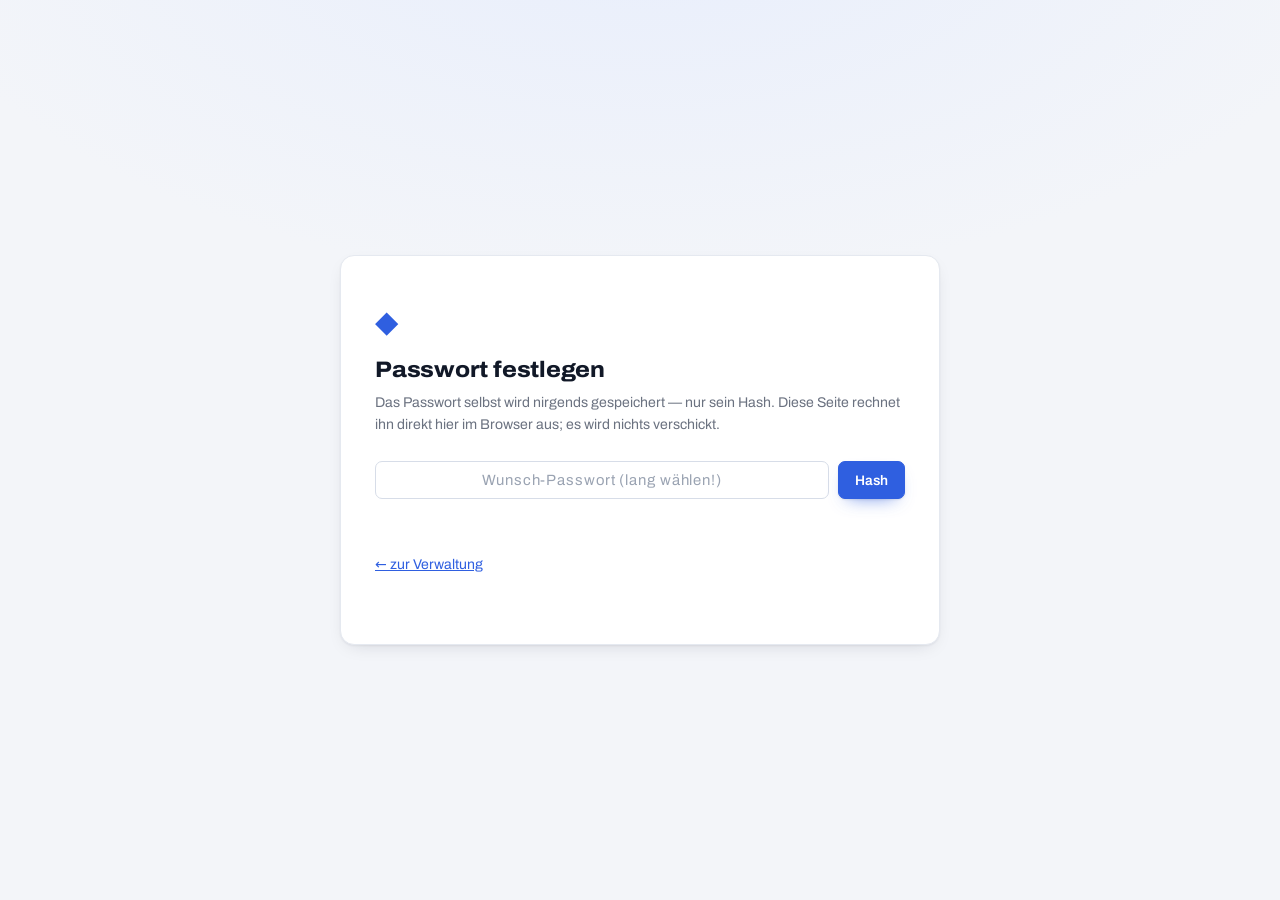
<file: public/passwort.html>
<!DOCTYPE html>
<html lang="de">
<head>
  <meta charset="UTF-8">
  <meta name="viewport" content="width=device-width, initial-scale=1.0">
  <title>Passwort-Hash — Sam Sparking Verwaltung</title>
  <meta name="robots" content="noindex, nofollow">
  <meta name="theme-color" content="#ffffff">
  <meta name="color-scheme" content="light">
  <link rel="stylesheet" href="admin.css">
</head>
<body>
  <div class="login">
    <div class="login-box" style="max-width:600px;text-align:left">
      <span class="brand-mark big">◆</span>
      <h1 style="font-size:1.4rem">Passwort festlegen</h1>
      <p class="muted">
        Das Passwort selbst wird nirgends gespeichert — nur sein Hash. Diese Seite
        rechnet ihn direkt hier im Browser aus; es wird nichts verschickt.
      </p>

      <form id="f" class="login-form" style="margin-top:22px">
        <input id="pw" type="text" placeholder="Wunsch-Passwort (lang wählen!)" autocomplete="off">
        <button class="btn solid" type="submit">Hash</button>
      </form>
      <p id="strength" class="login-msg"></p>

      <div id="out" hidden style="margin-top:22px">
        <p class="field-label">Hash (SHA-256)</p>
        <p class="mono-input" id="hash"
           style="word-break:break-all;border:1px solid var(--line);border-radius:var(--r-sm);padding:11px;background:var(--surface-2)"></p>
        <button class="btn ghost sm" id="copy" type="button">Hash kopieren</button>

        <div class="warn-box" style="margin-top:20px">
          <strong>So einsetzen:</strong><br>
          Firebase Console → Realtime Database → beim Knoten
          <code class="mono-input">samsparking</code> ein Kind
          <code class="mono-input">gate</code> anlegen, darin
          <code class="mono-input">pw</code> mit diesem Hash als Wert.<br><br>
          Danach gilt das neue Passwort sofort — alle bisher angemeldeten Geräte
          müssen sich neu anmelden.
        </div>
      </div>

      <p class="muted" style="margin-top:26px">
        <a href="index.html" style="color:var(--accent)">← zur Verwaltung</a>
      </p>
    </div>
  </div>

  <script>
    const f = document.getElementById("f");
    const pw = document.getElementById("pw");
    const out = document.getElementById("out");
    const hashEl = document.getElementById("hash");
    const strength = document.getElementById("strength");

    async function sha256Hex(text) {
      const buf = await crypto.subtle.digest("SHA-256", new TextEncoder().encode(text));
      return Array.from(new Uint8Array(buf)).map(b => b.toString(16).padStart(2, "0")).join("");
    }

    pw.addEventListener("input", () => {
      const n = pw.value.length;
      strength.textContent = n === 0 ? "" :
        n < 12 ? "Zu kurz — bei einem gemeinsamen Passwort sind 20+ Zeichen sinnvoll." :
        n < 20 ? "Geht, aber länger ist besser (20+ Zeichen)." :
        "Gute Länge.";
      strength.className = "login-msg" + (n && n < 12 ? " err" : "");
    });

    f.addEventListener("submit", async (e) => {
      e.preventDefault();
      if (!pw.value) return;
      if (!crypto.subtle) {
        strength.textContent = "Braucht HTTPS (oder localhost).";
        strength.className = "login-msg err";
        return;
      }
      hashEl.textContent = await sha256Hex("samsparking:" + pw.value);
      out.hidden = false;
    });

    document.getElementById("copy").addEventListener("click", () => {
      navigator.clipboard?.writeText(hashEl.textContent);
      document.getElementById("copy").textContent = "kopiert ✓";
    });
  </script>
</body>
</html>
</file>
<file: public/admin.css>
/* ==========================================================================
   Verwaltung DJ Sam Sparking — Oberfläche
   Helles, ruhiges Arbeitslicht: weisse Karten auf hellem Grund, klare
   Abstände, gut lesbare Beschriftungen. Die Website selbst bleibt dunkel —
   diese Verwaltung ist ein Werkzeug und darf hell und übersichtlich sein.
   ========================================================================== */

/* Schriften lokal (public/fonts) — kein Google-Abruf.
   Die Adressen sind bewusst relativ zu dieser Datei und nicht "/fonts/…":
   so tragen sie auch, wenn die Verwaltung nicht an der Wurzel einer Domain
   liegt, sondern in einem Unterverzeichnis — etwa als /verwaltung/ in der
   Präsentations-Fassung. An der Wurzel ändert sich dadurch nichts. */
@font-face {
  font-family: 'Archivo';
  font-style: normal;
  font-weight: 100 900;
  font-stretch: 62% 125%;
  font-display: swap;
  src: url(fonts/archivo-latin-ext.woff2) format('woff2');
  unicode-range: U+0100-02BA, U+02BD-02C5, U+02C7-02CC, U+02CE-02D7, U+02DD-02FF, U+0304, U+0308, U+0329, U+1D00-1DBF, U+1E00-1E9F, U+1EF2-1EFF, U+2020, U+20A0-20AB, U+20AD-20C0, U+2113, U+2C60-2C7F, U+A720-A7FF;
}
@font-face {
  font-family: 'Archivo';
  font-style: normal;
  font-weight: 100 900;
  font-stretch: 62% 125%;
  font-display: swap;
  src: url(fonts/archivo-latin.woff2) format('woff2');
  unicode-range: U+0000-00FF, U+0131, U+0152-0153, U+02BB-02BC, U+02C6, U+02DA, U+02DC, U+0304, U+0308, U+0329, U+2000-206F, U+20AC, U+2122, U+2191, U+2193, U+2212, U+2215, U+FEFF, U+FFFD;
}
@font-face {
  font-family: 'IBM Plex Mono';
  font-style: normal;
  font-weight: 400;
  font-display: swap;
  src: url(fonts/plexmono-400-latin-ext.woff2) format('woff2');
  unicode-range: U+0100-02BA, U+02BD-02C5, U+02C7-02CC, U+02CE-02D7, U+02DD-02FF, U+0304, U+0308, U+0329, U+1D00-1DBF, U+1E00-1E9F, U+1EF2-1EFF, U+2020, U+20A0-20AB, U+20AD-20C0, U+2113, U+2C60-2C7F, U+A720-A7FF;
}
@font-face {
  font-family: 'IBM Plex Mono';
  font-style: normal;
  font-weight: 400;
  font-display: swap;
  src: url(fonts/plexmono-400-latin.woff2) format('woff2');
  unicode-range: U+0000-00FF, U+0131, U+0152-0153, U+02BB-02BC, U+02C6, U+02DA, U+02DC, U+0304, U+0308, U+0329, U+2000-206F, U+20AC, U+2122, U+2191, U+2193, U+2212, U+2215, U+FEFF, U+FFFD;
}
@font-face {
  font-family: 'IBM Plex Mono';
  font-style: normal;
  font-weight: 500;
  font-display: swap;
  src: url(fonts/plexmono-500-latin-ext.woff2) format('woff2');
  unicode-range: U+0100-02BA, U+02BD-02C5, U+02C7-02CC, U+02CE-02D7, U+02DD-02FF, U+0304, U+0308, U+0329, U+1D00-1DBF, U+1E00-1E9F, U+1EF2-1EFF, U+2020, U+20A0-20AB, U+20AD-20C0, U+2113, U+2C60-2C7F, U+A720-A7FF;
}
@font-face {
  font-family: 'IBM Plex Mono';
  font-style: normal;
  font-weight: 500;
  font-display: swap;
  src: url(fonts/plexmono-500-latin.woff2) format('woff2');
  unicode-range: U+0000-00FF, U+0131, U+0152-0153, U+02BB-02BC, U+02C6, U+02DA, U+02DC, U+0304, U+0308, U+0329, U+2000-206F, U+20AC, U+2122, U+2191, U+2193, U+2212, U+2215, U+FEFF, U+FFFD;
}

/* ------------------------------------------------------------------ token */
:root{
  /* Flächen */
  --bg:#f3f5f9;
  --surface:#ffffff;
  --surface-2:#f8fafc;
  --surface-3:#eef2f8;

  /* Schrift */
  --ink:#111827;
  --ink-2:#374151;
  --dim:#6b7280;
  --dim-2:#9aa3b2;

  /* Linien */
  --line:#e5e9f0;
  --line-2:#d7dde8;
  --line-3:#c3ccdb;

  /* Akzent & Signale */
  --accent:#2f5fe0;
  --accent-hi:#2450cc;
  --accent-soft:#eaf0ff;
  --accent-ring:rgba(47,95,224,.16);
  --ok:#0f8f5b;
  --ok-soft:#e6f6ee;
  --warn:#b45309;
  --warn-soft:#fdf3e3;
  --bad:#d92d20;
  --bad-soft:#fdecea;

  /* Form */
  --r-sm:7px;
  --r:10px;
  --r-lg:14px;
  --r-pill:999px;
  --sh-xs:0 1px 2px rgba(16,24,40,.05);
  --sh-sm:0 1px 3px rgba(16,24,40,.07),0 1px 2px rgba(16,24,40,.04);
  --sh:0 6px 20px -10px rgba(16,24,40,.22),0 1px 2px rgba(16,24,40,.05);
  --sh-lg:0 26px 60px -26px rgba(16,24,40,.35);

  --font-d:'Archivo',system-ui,-apple-system,'Segoe UI',sans-serif;
  --font-m:'IBM Plex Mono',ui-monospace,Menlo,monospace;
  --side:264px;
  --top:64px;

  /* Altnamen, damit vereinzelte Inline-Stile weiter funktionieren */
  --spark:var(--accent);
  --bone:var(--ink);
}

*{margin:0;padding:0;box-sizing:border-box;}
html,body{height:100%;}
body{
  background:var(--bg);color:var(--ink);font-family:var(--font-d);font-size:15px;line-height:1.55;
  -webkit-font-smoothing:antialiased;overflow-x:hidden;
}
::selection{background:var(--accent);color:#fff;}
:focus-visible{outline:2px solid var(--accent);outline-offset:2px;border-radius:4px;}
a{color:inherit;}
h1,h2,h3{line-height:1.2;font-variation-settings:'wdth' 104,'wght' 720;letter-spacing:-.01em;}
h2{font-size:1.65rem;color:var(--ink);}
h3{font-size:1rem;}
.muted{color:var(--dim);font-size:.88rem;}
.mono-input,.mono{font-family:var(--font-m);font-size:.82rem;}
.sr-only{position:absolute;width:1px;height:1px;overflow:hidden;clip:rect(0,0,0,0);}
.brand-mark{color:var(--accent);}
.brand-mark.big{font-size:1.9rem;display:block;margin-bottom:12px;}
[hidden]{display:none!important;}
hr{border:0;border-top:1px solid var(--line);margin:18px 0;}

/* ------------------------------------------------------------------ login */
.login{min-height:100vh;display:flex;align-items:center;justify-content:center;padding:24px;
  background:radial-gradient(1200px 600px at 50% -10%,#e8eefc 0%,var(--bg) 62%);}
.login-box{
  max-width:430px;width:100%;text-align:center;border:1px solid var(--line);
  background:var(--surface);padding:42px 34px;border-radius:var(--r-lg);box-shadow:var(--sh);
}
.login-box h1{font-size:1.9rem;font-variation-settings:'wdth' 108,'wght' 780;}
.login-box p{margin:8px 0 26px;}
.login-form{display:flex;gap:9px;}
.login-form input{flex:1;min-width:0;text-align:center;letter-spacing:.06em;}
.login-form .btn{flex:0 0 auto;}
.login-msg{min-height:1.3em;margin:12px 0 0!important;font-size:.82rem;color:var(--dim);}
.login-msg.err{color:var(--bad);}
.login-box code{font-family:var(--font-m);font-size:.8rem;color:var(--ink);}

/* ------------------------------------------------------------------ rahmen */
.shell{min-height:100vh;display:flex;flex-direction:column;}
.topbar{
  height:var(--top);flex:0 0 auto;display:flex;align-items:center;gap:14px;
  padding:0 18px;border-bottom:1px solid var(--line);background:rgba(255,255,255,.9);
  backdrop-filter:saturate(1.4) blur(8px);position:sticky;top:0;z-index:40;
}
.brand{
  font-variation-settings:'wdth' 106,'wght' 720;font-size:.98rem;letter-spacing:-.01em;
  display:flex;gap:9px;align-items:center;color:var(--ink);
}
.demo-chip{
  font-family:var(--font-m);font-size:.62rem;letter-spacing:.08em;text-transform:uppercase;
  background:var(--warn-soft);color:var(--warn);border:1px solid #f0dcbb;
  padding:2px 8px;border-radius:var(--r-pill);white-space:nowrap;
}
.topbar-state{
  display:flex;align-items:center;gap:8px;margin-left:6px;
  background:var(--surface-3);border:1px solid var(--line);border-radius:var(--r-pill);
  padding:5px 12px 5px 10px;
}
.topbar-state .muted{font-size:.78rem;color:var(--ink-2);}
.topbar-actions{margin-left:auto;display:flex;gap:8px;align-items:center;}
.dot{width:8px;height:8px;border-radius:50%;background:var(--ok);flex:0 0 auto;
  box-shadow:0 0 0 3px var(--ok-soft);}
.dot.warn{background:var(--warn);box-shadow:0 0 0 3px var(--warn-soft);}
.body{flex:1;display:flex;min-height:0;}

/* -------------------------------------------------------------- navigation */
.nav{
  width:var(--side);flex:0 0 var(--side);border-right:1px solid var(--line);
  background:var(--surface);padding:14px 12px 40px;overflow-y:auto;
  position:sticky;top:var(--top);height:calc(100vh - var(--top));
}
.nav-group{
  display:block;padding:16px 10px 6px;font-size:.7rem;font-variation-settings:'wght' 660;
  letter-spacing:.1em;text-transform:uppercase;color:var(--dim-2);
}
.nav-item{
  display:flex;width:100%;align-items:center;gap:10px;
  background:none;border:0;color:var(--ink-2);border-radius:var(--r);
  font-family:inherit;font-size:.92rem;text-align:left;padding:9px 11px;cursor:pointer;
  transition:background .14s,color .14s;
}
.nav-label{flex:1;min-width:0;overflow:hidden;text-overflow:ellipsis;white-space:nowrap;}
.nav-icon{width:17px;height:17px;flex:0 0 auto;color:var(--dim-2);transition:color .14s;}
.nav-icon svg{display:block;width:100%;height:100%;}
.nav-item:hover{background:var(--surface-3);color:var(--ink);}
.nav-item:hover .nav-icon{color:var(--dim);}
.nav-item.on{background:var(--accent-soft);color:var(--accent-hi);font-variation-settings:'wght' 640;}
.nav-item.on .nav-icon{color:var(--accent);}
.nav-badge{
  background:var(--accent);color:#fff;font-family:var(--font-m);font-size:.64rem;
  padding:1px 7px;border-radius:var(--r-pill);flex:0 0 auto;
}
.tool.burger{display:none;}

.main{flex:1;min-width:0;overflow-x:hidden;padding:28px clamp(16px,3vw,44px) 96px;}
.view{max-width:980px;}
.view-head{display:flex;justify-content:space-between;align-items:flex-end;gap:20px;margin-bottom:22px;}
.view-head .muted{margin-top:4px;max-width:70ch;}

/* Ansichtswechsel: kurz einblenden statt hart umschalten */
.view{animation:view-in .22s cubic-bezier(.22,.8,.28,1) both;}
.view.view-enter{opacity:0;transform:translateY(6px);}
@keyframes view-in{from{opacity:0;transform:translateY(6px)}to{opacity:1;transform:none}}

/* ------------------------------------------------------------------ knöpfe */
.btn{
  display:inline-flex;align-items:center;justify-content:center;gap:7px;
  font-family:var(--font-d);font-size:.86rem;font-variation-settings:'wght' 600;
  padding:9px 16px;border:1px solid var(--line-2);border-radius:var(--r-sm);
  background:var(--surface);color:var(--ink);box-shadow:var(--sh-xs);
  cursor:pointer;transition:background .14s,border-color .14s,color .14s,box-shadow .14s;
  text-decoration:none;white-space:nowrap;
}
.btn:hover{background:var(--surface-3);border-color:var(--line-3);}
.btn.solid{
  background:var(--accent);border-color:var(--accent);color:#fff;
  box-shadow:0 1px 2px rgba(16,24,40,.08),0 8px 18px -10px rgba(47,95,224,.75);
}
.btn.solid:hover{background:var(--accent-hi);border-color:var(--accent-hi);}
.btn.ghost{background:transparent;box-shadow:none;}
.btn.ghost:hover{background:var(--surface-3);}
.btn.danger{background:var(--surface);border-color:#f0c6c2;color:var(--bad);box-shadow:none;}
.btn.danger:hover{background:var(--bad);border-color:var(--bad);color:#fff;}
.btn.sm{padding:6px 11px;font-size:.79rem;}
.btn:disabled{opacity:.45;cursor:not-allowed;box-shadow:none;}
.btn.on{border-color:var(--ok);color:var(--ok);background:var(--ok-soft);}
.btn.add{margin-top:8px;}
.add-row{display:flex;gap:8px;flex-wrap:wrap;margin-top:10px;}
.link{background:none;border:0;color:var(--accent);cursor:pointer;font:inherit;
  font-variation-settings:'wght' 600;text-decoration:underline;text-underline-offset:2px;padding:0;}
.link:hover{color:var(--accent-hi);}
.tool{
  background:var(--surface);border:1px solid var(--line-2);color:var(--dim);cursor:pointer;
  width:32px;height:32px;line-height:1;font-size:.85rem;flex:0 0 auto;border-radius:var(--r-sm);
  display:inline-flex;align-items:center;justify-content:center;
  transition:background .14s,color .14s,border-color .14s;
}
.tool:hover{color:var(--ink);border-color:var(--line-3);background:var(--surface-3);}
.tool.danger:hover{color:#fff;background:var(--bad);border-color:var(--bad);}
.row-tools{display:flex;gap:6px;flex:0 0 auto;}

/* ------------------------------------------------------------------ gruppen */
.group{
  border:1px solid var(--line);background:var(--surface);border-radius:var(--r-lg);
  padding:20px 22px;margin-bottom:16px;box-shadow:var(--sh-sm);
}
.group.basics{padding:16px 22px;}
.group-title{
  font-size:.98rem;font-variation-settings:'wght' 700;letter-spacing:-.01em;
  color:var(--ink);margin-bottom:14px;display:flex;align-items:center;gap:9px;
}
.group-title::before{
  content:"";width:3px;height:15px;border-radius:2px;background:var(--accent);flex:0 0 auto;
}
.group-hint{color:var(--dim);font-size:.86rem;margin:-8px 0 16px 12px;}
.group-body{display:grid;gap:16px;}
/* Gruppen, die ihre Felder direkt enthalten (Einstellungen) */
.group>.field+.field,.group>.field+.btn,.group>.kv+.field-hint{margin-top:16px;}
.group-body.cols-2{grid-template-columns:1fr 1fr;}
@media(max-width:760px){.group-body.cols-2{grid-template-columns:1fr;}}

/* ------------------------------------------------------------------ felder */
.field{display:flex;flex-direction:column;gap:6px;min-width:0;}
.field-label{
  font-size:.8rem;font-variation-settings:'wght' 620;color:var(--ink-2);letter-spacing:0;
}
.field-hint{font-size:.81rem;color:var(--dim);line-height:1.5;}
input[type=text],input[type=email],input[type=password],input[type=date],input[type=number],textarea,select{
  background:var(--surface);border:1px solid var(--line-2);color:var(--ink);
  font-family:var(--font-d);font-size:.93rem;padding:10px 12px;width:100%;
  border-radius:var(--r-sm);transition:border-color .14s,box-shadow .14s;
}
input::placeholder,textarea::placeholder{color:var(--dim-2);}
input.mono-input,textarea.mono-input{font-family:var(--font-m);font-size:.82rem;}
input:hover,textarea:hover,select:hover{border-color:var(--line-3);}
input:focus,textarea:focus,select:focus{
  border-color:var(--accent);outline:none;box-shadow:0 0 0 3px var(--accent-ring);
}
textarea{resize:vertical;line-height:1.55;}
select{
  appearance:none;padding-right:34px;cursor:pointer;
  background-image:url("data:image/svg+xml,%3Csvg xmlns='http://www.w3.org/2000/svg' width='12' height='8' viewBox='0 0 12 8'%3E%3Cpath d='M1 1.5 6 6.5 11 1.5' fill='none' stroke='%236b7280' stroke-width='1.6' stroke-linecap='round' stroke-linejoin='round'/%3E%3C/svg%3E");
  background-repeat:no-repeat;background-position:right 12px center;
}
.check{display:flex;align-items:center;gap:10px;cursor:pointer;font-size:.92rem;color:var(--ink-2);}
.check input{width:17px;height:17px;accent-color:var(--accent);flex:0 0 auto;cursor:pointer;}
.field-check{flex-direction:column;}
.color-row{display:flex;gap:10px;align-items:center;}
.color-row input[type=color]{
  width:46px;height:40px;padding:3px;background:var(--surface);border:1px solid var(--line-2);
  border-radius:var(--r-sm);cursor:pointer;flex:0 0 auto;
}
.field.sub .field-label{font-size:.75rem;color:var(--dim);}
.field.inline{flex:1;min-width:130px;}

/* ------------------------------------------------------- bild- und videofeld
   Anklicken heisst austauschen: die Vorschau selbst ist der Knopf und öffnet
   die Medienbibliothek. Ist noch nichts gesetzt, steht dort ein grosses „+“. */
.img-field{gap:9px;}
.media-pick{
  position:relative;display:block;width:100%;padding:0;border:1px solid var(--line-2);
  border-radius:var(--r);background:var(--surface-3);overflow:hidden;cursor:pointer;
  aspect-ratio:16/9;max-height:230px;transition:border-color .14s,box-shadow .14s;
}
.media-pick:hover{border-color:var(--accent);box-shadow:var(--sh);}
.media-pick img,.media-pick video{width:100%;height:100%;object-fit:cover;display:block;}
.media-pick.empty{
  display:flex;align-items:center;justify-content:center;flex-direction:column;gap:8px;
  border-style:dashed;color:var(--accent);aspect-ratio:auto;min-height:130px;background:var(--surface-2);
}
.media-pick.empty:hover{background:var(--accent-soft);}
.media-empty-plus{
  width:34px;height:34px;border-radius:50%;background:var(--accent);color:#fff;
  display:inline-flex;align-items:center;justify-content:center;font-size:1.35rem;line-height:1;
}
.media-empty-text{font-size:.9rem;font-variation-settings:'wght' 620;}
.media-overlay{
  position:absolute;left:0;right:0;bottom:0;display:flex;align-items:center;gap:7px;
  padding:9px 12px;background:linear-gradient(to top,rgba(17,24,39,.82),rgba(17,24,39,0));
  color:#fff;font-size:.82rem;font-variation-settings:'wght' 620;opacity:0;transition:opacity .16s;
}
.media-pick:hover .media-overlay,.media-pick:focus-visible .media-overlay{opacity:1;}
.media-kind{
  position:absolute;left:10px;top:10px;background:rgba(17,24,39,.78);color:#fff;
  border-radius:var(--r-pill);padding:2px 10px;font-family:var(--font-m);
  font-size:.6rem;letter-spacing:.08em;text-transform:uppercase;
}
.media-actions{display:flex;gap:14px;align-items:center;flex-wrap:wrap;}
.media-manual{display:flex;flex-direction:column;gap:6px;}
.img-empty{font-family:var(--font-m);font-size:.62rem;color:var(--dim-2);text-transform:uppercase;letter-spacing:.08em;}
/* Bild nicht ladbar: Hinweis mittig in die Fläche, die Fläche bleibt klickbar */
.media-pick .img-empty{position:absolute;inset:0;display:flex;align-items:center;justify-content:center;}

/* „+“-Fläche: der immer gleiche Weg, etwas Neues anzulegen. */
.add-tile{
  display:flex;align-items:center;justify-content:center;gap:10px;width:100%;
  padding:13px 16px;border:1.5px dashed var(--line-3);border-radius:var(--r);
  background:var(--surface-2);color:var(--accent);font-family:var(--font-d);font-size:.9rem;
  font-variation-settings:'wght' 620;cursor:pointer;transition:border-color .14s,background .14s;
}
.add-tile:hover{border-color:var(--accent);background:var(--accent-soft);}
.add-tile .plus{
  width:23px;height:23px;border-radius:50%;background:var(--accent);color:#fff;
  display:inline-flex;align-items:center;justify-content:center;font-size:1.05rem;line-height:1;flex:0 0 auto;
}
.add-tile.sm{padding:10px 14px;font-size:.85rem;}
.add-tile.sm .plus{width:20px;height:20px;font-size:.9rem;}

/* ------------------------------------------------------------------ listen */
.list{display:flex;flex-direction:column;gap:9px;}
.list-row{display:flex;gap:10px;align-items:flex-start;}
.list-idx{
  font-family:var(--font-m);font-size:.7rem;color:var(--dim);padding-top:12px;flex:0 0 auto;
}
.cards{display:flex;flex-direction:column;gap:11px;}
.card{border:1px solid var(--line);background:var(--surface);border-radius:var(--r);overflow:hidden;}
.card-head{
  display:flex;align-items:center;gap:12px;justify-content:space-between;
  padding:10px 13px;border-bottom:1px solid var(--line);background:var(--surface-2);
}
.card-title{
  font-size:.88rem;font-variation-settings:'wght' 640;color:var(--ink);
  overflow:hidden;text-overflow:ellipsis;white-space:nowrap;
}
.card-body{padding:15px 13px;display:grid;grid-template-columns:1fr 1fr;gap:14px;}
.card-body>.field:only-child,.card-body>.img-field{grid-column:1/-1;}
@media(max-width:760px){.card-body{grid-template-columns:1fr;}}
.empty{color:var(--dim);font-size:.88rem;padding:16px 0;}

/* Seiten-Auswahl */
.picker{display:flex;flex-direction:column;gap:7px;}
.pick-row{
  display:flex;align-items:center;gap:12px;border:1px solid var(--line);
  background:var(--surface);padding:10px 12px;border-radius:var(--r);
  transition:border-color .14s,box-shadow .14s;
}
.pick-row:hover{border-color:var(--line-3);}
.pick-row.on{border-color:#d3ddf8;background:linear-gradient(90deg,var(--accent-soft),var(--surface) 34%);}
.pick-row.on .pick-num{color:var(--accent);}
.pick-num{font-family:var(--font-m);font-size:.7rem;color:var(--dim);}
.pick-row .row-tools{margin-left:auto;}
.pick-add{display:flex;flex-wrap:wrap;gap:8px;align-items:center;margin-top:8px;}

/* ------------------------------------------------------------------ layout */
.layout-list{display:flex;flex-direction:column;gap:7px;}
.layout-row{
  display:grid;grid-template-columns:34px 1fr 120px 120px auto;gap:12px;align-items:center;
  border:1px solid var(--line);background:var(--surface);padding:10px 13px;border-radius:var(--r);
  transition:border-color .14s;
}
.layout-row:hover{border-color:var(--line-3);}
.layout-row.off{opacity:.55;background:var(--surface-2);}
.layout-num{font-family:var(--font-m);font-size:.72rem;color:var(--dim);}
.layout-name{font-size:.95rem;font-variation-settings:'wght' 580;}
.layout-key{color:var(--dim);font-family:var(--font-m);font-size:.76rem;}
@media(max-width:760px){.layout-row{grid-template-columns:30px 1fr auto;}.layout-key{display:none;}}
.label-row{
  display:flex;gap:12px;align-items:flex-end;flex-wrap:wrap;padding:12px 0;
  border-bottom:1px solid var(--line);
}
.label-row:last-child{border-bottom:0;}
.label-key{font-family:var(--font-m);font-size:.72rem;color:var(--dim);min-width:96px;padding-bottom:11px;}

/* ------------------------------------------------------------------ zahlen */
.stats{display:grid;grid-template-columns:repeat(auto-fit,minmax(200px,1fr));gap:12px;margin-bottom:18px;}
.stat{
  border:1px solid var(--line);background:var(--surface);border-radius:var(--r-lg);
  padding:16px 17px;display:flex;flex-direction:column;gap:4px;box-shadow:var(--sh-sm);
  position:relative;overflow:hidden;
}
.stat::before{content:"";position:absolute;left:0;top:0;bottom:0;width:3px;background:transparent;}
.stat.ok::before{background:var(--ok);}
.stat.warn::before{background:var(--warn);}
.stat-label{font-size:.76rem;font-variation-settings:'wght' 600;letter-spacing:.02em;color:var(--dim);}
.stat-value{font-size:1.55rem;font-variation-settings:'wdth' 104,'wght' 760;line-height:1.2;color:var(--ink);}
.stat-note{font-size:.8rem;color:var(--dim);}
.quick{display:flex;gap:9px;flex-wrap:wrap;margin-bottom:20px;}

.check-list{
  border:1px solid var(--line);background:var(--surface);border-radius:var(--r-lg);
  padding:20px 22px;margin-bottom:16px;box-shadow:var(--sh-sm);
}
.check-item{
  display:flex;gap:11px;align-items:center;padding:9px 0;font-size:.91rem;
  border-bottom:1px solid var(--line);
}
.check-item:last-child{border-bottom:0;}
.check-item .link{margin-left:auto;flex:0 0 auto;}
.check-dot{
  width:20px;height:20px;flex:0 0 auto;display:flex;align-items:center;justify-content:center;
  font-size:.68rem;border-radius:50%;font-variation-settings:'wght' 700;
}
.check-item.ok .check-dot{background:var(--ok-soft);color:var(--ok);}
.check-item.todo .check-dot{background:var(--warn-soft);color:var(--warn);}
.check-item.todo{color:var(--ink);}
.check-item.ok{color:var(--dim);}

.counters{display:grid;grid-template-columns:1fr 1fr;gap:11px;}
.counter{
  border:1px solid var(--line);background:var(--surface);padding:12px 14px;border-radius:var(--r);
  display:flex;flex-direction:column;gap:2px;position:relative;overflow:hidden;
}
.counter::before{content:"";position:absolute;left:0;top:0;bottom:0;width:3px;background:transparent;}
.counter.ok::before{background:var(--ok);}
.counter.low::before{background:var(--warn);}
.counter.high::before{background:var(--bad);}
.counter-label,.counter-note{font-size:.74rem;letter-spacing:.02em;color:var(--dim);}
@media(max-width:600px){.counters{grid-template-columns:1fr;}}

/* ------------------------------------------------------------------ medien */
.drop{
  border:1.5px dashed var(--line-3);background:var(--surface-2);padding:28px;text-align:center;
  cursor:pointer;display:flex;flex-direction:column;gap:5px;border-radius:var(--r-lg);
  transition:border-color .14s,background .14s;margin-bottom:14px;
}
.drop:hover,.drop.over{border-color:var(--accent);background:var(--accent-soft);}
.drop strong{font-size:.98rem;font-variation-settings:'wght' 640;}
.drop span{font-size:.83rem;color:var(--dim);}
.uploads{display:flex;flex-direction:column;gap:8px;margin-bottom:14px;}
.upl{display:grid;grid-template-columns:1fr 140px 44px;gap:12px;align-items:center;font-size:.84rem;}
.upl-name{overflow:hidden;text-overflow:ellipsis;white-space:nowrap;color:var(--ink-2);}
.upl-bar{height:6px;background:var(--surface-3);border-radius:var(--r-pill);overflow:hidden;}
.upl-fill{height:100%;background:var(--accent);transition:width .2s;border-radius:var(--r-pill);}
.upl-pct{font-family:var(--font-m);font-size:.72rem;color:var(--dim);text-align:right;}

/* Tabs im Medien-Dialog: Bilder | Videos | Alle. Vorher filterte der Dialog
   still nach dem Feld, aus dem er kam — hochgeladene Videos waren in einem
   Bildfeld unsichtbar. */
.pick-tabs{display:flex;gap:4px;margin:14px 0 10px;border-bottom:1px solid var(--line,#e3e5ea);}
.pick-tab{
  display:inline-flex;align-items:center;gap:7px;padding:8px 14px;border:0;
  background:none;cursor:pointer;font:inherit;font-size:.86rem;color:var(--ink-2,#555);
  border-bottom:2px solid transparent;margin-bottom:-1px;
}
.pick-tab:hover{color:var(--ink,#111);}
.pick-tab.on{color:var(--accent,#2e6bff);border-bottom-color:var(--accent,#2e6bff);font-weight:600;}
.pick-tab-n{
  font-family:var(--font-m);font-size:.68rem;padding:1px 6px;border-radius:var(--r-pill,99px);
  background:var(--surface-3,#eef0f4);color:var(--dim,#777);
}
.pick-tab.on .pick-tab-n{background:var(--accent,#2e6bff);color:#fff;}
/* Gescheiterter Upload: Fehlertext plus Wiederholen statt einer Leiste auf 0 %. */
.upl.err{grid-template-columns:1fr auto auto auto;}
.upl-fehler{font-size:.78rem;color:var(--danger,#b42318);overflow:hidden;text-overflow:ellipsis;white-space:nowrap;}

.grid{display:grid;grid-template-columns:repeat(auto-fill,minmax(214px,1fr));gap:13px;}
.tile{
  border:1px solid var(--line);background:var(--surface);border-radius:var(--r);
  display:flex;flex-direction:column;text-align:left;color:inherit;overflow:hidden;
  box-shadow:var(--sh-xs);transition:border-color .14s,box-shadow .14s,transform .14s;
}
.tile.pick{cursor:pointer;padding:0;font:inherit;}
.tile.pick:hover{border-color:var(--accent);box-shadow:var(--sh);transform:translateY(-1px);}
.tile.chosen{border-color:var(--accent);box-shadow:0 0 0 3px var(--accent-ring);}
.tile-img{aspect-ratio:4/3;background:var(--surface-3);overflow:hidden;position:relative;}
.tile-img img,.tile-img video{width:100%;height:100%;object-fit:cover;display:block;}
.play-badge{
  position:absolute;left:8px;bottom:8px;font-family:var(--font-m);font-size:.6rem;
  letter-spacing:.06em;text-transform:uppercase;background:rgba(17,24,39,.78);color:#fff;
  padding:3px 8px;border-radius:var(--r-pill);pointer-events:none;
}
.tile-body{padding:10px 12px;display:flex;flex-direction:column;gap:2px;min-width:0;}
.tile-name{font-size:.85rem;overflow:hidden;text-overflow:ellipsis;white-space:nowrap;color:var(--ink);}
.tile-meta{font-family:var(--font-m);font-size:.68rem;color:var(--dim);}
.tag{
  align-self:flex-start;margin-top:5px;font-size:.68rem;font-variation-settings:'wght' 600;
  color:var(--accent-hi);background:var(--accent-soft);padding:1px 9px;border-radius:var(--r-pill);
}
.tag.off{color:var(--dim);background:var(--surface-3);}
.tile-foot{padding:0 12px 12px;display:flex;flex-direction:column;gap:8px;}
.tile-actions{display:flex;gap:6px;flex-wrap:wrap;}

/* ---------------------------------------------------------------- anfragen */
.tabs{
  display:flex;gap:4px;flex-wrap:wrap;margin-bottom:16px;background:var(--surface-3);
  padding:4px;border-radius:var(--r);align-self:flex-start;width:fit-content;max-width:100%;
}
.tab{
  background:transparent;border:0;color:var(--dim);cursor:pointer;border-radius:var(--r-sm);
  font-family:var(--font-d);font-size:.84rem;font-variation-settings:'wght' 580;
  padding:7px 14px;transition:background .14s,color .14s;
}
.tab:hover{color:var(--ink);}
.tab.on{background:var(--surface);color:var(--ink);box-shadow:var(--sh-xs);font-variation-settings:'wght' 640;}
.inq-list{display:flex;flex-direction:column;gap:11px;}
.inq{
  border:1px solid var(--line);background:var(--surface);padding:16px 18px;
  border-radius:var(--r-lg);box-shadow:var(--sh-sm);position:relative;overflow:hidden;
}
.inq::before{content:"";position:absolute;left:0;top:0;bottom:0;width:3px;background:transparent;}
.inq.status-new::before{background:var(--accent);}
.inq.status-confirmed::before{background:var(--ok);}
.inq.status-declined{opacity:.72;}
.inq.status-declined::before{background:var(--line-3);}
.inq.status-open::before{background:var(--warn);}
.inq-head{display:flex;justify-content:space-between;gap:14px;flex-wrap:wrap;align-items:flex-start;}
.inq-name{display:block;font-size:1.05rem;font-variation-settings:'wght' 660;}
.inq-mail{font-family:var(--font-m);font-size:.78rem;color:var(--accent);text-decoration:none;}
.inq-mail:hover{text-decoration:underline;}
.inq-when{display:flex;flex-direction:column;align-items:flex-end;gap:5px;}
.badge{
  font-size:.7rem;font-variation-settings:'wght' 620;letter-spacing:.02em;
  padding:2px 9px;border-radius:var(--r-pill);border:1px solid var(--line);
  color:var(--dim);background:var(--surface-2);white-space:nowrap;
}
.badge.b-new{border-color:#c9d8fb;color:var(--accent-hi);background:var(--accent-soft);}
.badge.b-confirmed{border-color:#bfe5d2;color:var(--ok);background:var(--ok-soft);}
.badge.b-open{border-color:#f0dcbb;color:var(--warn);background:var(--warn-soft);}
.inq-meta{display:grid;grid-template-columns:auto 1fr;gap:4px 16px;margin:13px 0;font-size:.88rem;}
.inq-meta dt{font-size:.76rem;font-variation-settings:'wght' 600;color:var(--dim);padding-top:2px;}
.inq-msg{
  white-space:pre-wrap;border-left:3px solid var(--line-2);background:var(--surface-2);
  padding:10px 14px;margin:13px 0;font-size:.93rem;border-radius:0 var(--r-sm) var(--r-sm) 0;
}
.inq-foot{display:flex;gap:9px;align-items:center;flex-wrap:wrap;}
.inq-foot select{width:auto;min-width:160px;}
.mini-inq{
  display:grid;grid-template-columns:1fr 1fr auto;gap:12px;align-items:baseline;
  border:1px solid var(--line);padding:12px 14px;cursor:pointer;border-radius:var(--r);
  background:var(--surface);transition:border-color .14s,background .14s;
}
.mini-inq:hover{border-color:var(--accent);background:var(--accent-soft);}

/* -------------------------------------------------------------- verlauf */
.versions{display:flex;flex-direction:column;}
.ver-row{
  display:flex;gap:12px;align-items:center;border-bottom:1px solid var(--line);
  padding:11px 0;font-size:.9rem;
}
.ver-row:last-child{border-bottom:0;}
.ver-when{font-family:var(--font-m);font-size:.78rem;min-width:160px;color:var(--ink-2);}
.ver-row .btn{margin-left:auto;}
.kv{display:grid;grid-template-columns:auto 1fr;gap:8px 18px;font-size:.88rem;}
.kv dt{font-size:.76rem;font-variation-settings:'wght' 600;color:var(--dim);padding-top:2px;}
.kv dd{word-break:break-all;color:var(--ink-2);}
.warn-box{
  border:1px solid #f0dcbb;border-left:3px solid var(--warn);background:var(--warn-soft);
  padding:13px 15px;font-size:.87rem;margin-top:12px;color:#7c4a12;
  border-radius:0 var(--r-sm) var(--r-sm) 0;
}
.warn-box code{font-family:var(--font-m);font-size:.82rem;}
.danger-zone{border-color:#f0c6c2;background:linear-gradient(180deg,#fffafa,var(--surface) 60%);}
.danger-zone .group-title::before{background:var(--bad);}

/* ------------------------------------------------------------------ shop */
.steps{margin:6px 0 12px 22px;display:flex;flex-direction:column;gap:7px;font-size:.91rem;color:var(--ink-2);}

/* ------------------------------------------------------------- sprachen */
.i18n-list{
  display:flex;flex-direction:column;gap:1px;background:var(--line);
  border:1px solid var(--line);border-radius:var(--r);overflow:hidden;
}
.i18n-row{
  display:grid;grid-template-columns:1fr 1fr;gap:16px;background:var(--surface);padding:14px 16px;
  position:relative;
}
.i18n-row::before{content:"";position:absolute;left:0;top:0;bottom:0;width:3px;background:transparent;}
.i18n-row.s-missing::before{background:var(--bad);}
.i18n-row.s-stale::before{background:var(--warn);}
.i18n-row.s-ok::before{background:var(--ok);}
.i18n-key{
  display:block;font-family:var(--font-m);font-size:.68rem;color:var(--dim-2);
  overflow:hidden;text-overflow:ellipsis;white-space:nowrap;margin-bottom:6px;
}
.i18n-src p{font-size:.92rem;white-space:pre-wrap;color:var(--ink-2);}
.i18n-dst{display:flex;flex-direction:column;gap:7px;align-items:flex-start;}
.i18n-dst textarea{width:100%;font-size:.92rem;}
.badge.b-missing{border-color:#f0c6c2;color:var(--bad);background:var(--bad-soft);}
.badge.b-stale{border-color:#f0dcbb;color:var(--warn);background:var(--warn-soft);}
.badge.b-ok{border-color:#bfe5d2;color:var(--ok);background:var(--ok-soft);}
.prog-wrap{display:flex;align-items:center;gap:12px;margin-top:12px;}
.prog{flex:1;height:6px;background:var(--surface-3);border-radius:var(--r-pill);overflow:hidden;}
.prog-fill{display:block;height:100%;width:0;background:var(--accent);transition:width .25s;border-radius:var(--r-pill);}
.prog-text{font-family:var(--font-m);font-size:.74rem;white-space:nowrap;color:var(--dim);}
.row-between{display:flex;align-items:center;justify-content:space-between;gap:14px;}
@media(max-width:760px){.i18n-row{grid-template-columns:1fr;gap:10px;}}

/* ---------------------------------------------------------------- kalender */
.cal{border:1px solid var(--line);background:var(--surface);border-radius:var(--r-lg);overflow:hidden;box-shadow:var(--sh-sm);}
.cal-head{
  display:flex;align-items:center;justify-content:space-between;gap:14px;
  padding:12px 14px;border-bottom:1px solid var(--line);background:var(--surface-2);
}
.cal-month{font-size:1rem;font-variation-settings:'wght' 700;letter-spacing:-.01em;}
.cal-head-right{display:flex;gap:8px;align-items:center;}
.cal-nav{
  background:var(--surface);border:1px solid var(--line-2);color:var(--dim);cursor:pointer;
  width:32px;height:32px;font-size:1.05rem;line-height:1;border-radius:var(--r-sm);
  transition:color .14s,border-color .14s,background .14s;
}
.cal-nav:hover{color:var(--ink);border-color:var(--line-3);background:var(--surface-3);}
.cal-grid{display:grid;grid-template-columns:repeat(7,1fr);gap:1px;background:var(--line);}
.cal-wd{
  background:var(--surface-2);padding:7px 3px;text-align:center;
  font-size:.68rem;letter-spacing:.06em;text-transform:uppercase;color:var(--dim);
}
.cal-day{position:relative;background:var(--surface);min-height:58px;padding:6px 8px;display:block;}
.cal-day b{font-family:var(--font-m);font-size:.72rem;font-weight:normal;color:var(--dim);}
.cal-day.empty{background:var(--surface-2);}
.cal-day.past{background:var(--surface-2);opacity:.7;}
.cal-day.today b{color:var(--accent-hi);font-weight:600;}
.cal-day.today::after{content:"";position:absolute;inset:0;box-shadow:inset 0 0 0 2px var(--accent);pointer-events:none;}
.cal-day.has-show{background:var(--accent-soft);}
.cal-day.has-show b{color:var(--ink);}
.cal-day.booked{background:var(--accent-soft);}
.cal-day.booked .cal-dot{background:var(--accent);box-shadow:0 0 0 3px rgba(47,95,224,.18);}
.cal-day.soldout .cal-dot{background:var(--dim-2);}
.cal-dot{position:absolute;left:8px;bottom:8px;width:6px;height:6px;border-radius:50%;background:var(--accent);}
.cal-tip{
  position:absolute;left:6px;right:6px;bottom:18px;font-size:.62rem;
  color:var(--ink-2);overflow:hidden;text-overflow:ellipsis;white-space:nowrap;
}
@media(max-width:600px){.cal-tip{display:none;}.cal-day{min-height:44px;}}

/* --------------------------------------------------- vorschau & wuensche */
.vorschau-buehne{
  margin-top:14px;border:1px solid var(--line);background:var(--surface-3);
  display:flex;justify-content:center;padding:12px;border-radius:var(--r-lg);
}
.vorschau-buehne.mobil{padding:18px 12px;}
.vorschau-frame{
  border:0;background:#0b0b0d;width:100%;height:min(72vh,760px);display:block;
  border-radius:var(--r);box-shadow:var(--sh);
}
.vorschau-buehne.mobil .vorschau-frame{
  width:393px;max-width:100%;height:auto;aspect-ratio:393/852;
  border:6px solid #1d2331;border-radius:22px;
}
.vorschau-geraet{
  display:inline-flex;align-items:center;min-height:42px;padding:0 12px;
  border:1px solid var(--line-2);color:var(--dim);background:var(--surface);border-radius:var(--r-sm);
}
.wunsch-fahne{color:var(--warn);margin-top:9px;}

.wunsch-liste{display:flex;flex-direction:column;gap:9px;}
.wunsch-item{border:1px solid var(--line);background:var(--surface);padding:12px 14px;border-radius:var(--r);}
.wunsch-item-head{display:flex;align-items:center;justify-content:space-between;gap:12px;}
.wunsch-item p{color:var(--dim);font-size:.88rem;margin-top:6px;white-space:pre-wrap;}
.wunsch-state{font-size:.72rem;font-variation-settings:'wght' 620;flex:0 0 auto;}
.wunsch-state.ok{color:var(--ok);}
.wunsch-state.wait{color:var(--warn);}

/* ------------------------------------------------------------------ modal */
.modal{
  position:fixed;inset:0;background:rgba(17,24,39,.42);z-index:100;display:flex;
  align-items:center;justify-content:center;padding:20px;backdrop-filter:blur(3px);
  animation:fade .15s ease;
}
@keyframes fade{from{opacity:0}to{opacity:1}}
.modal-box{
  background:var(--surface);border:1px solid var(--line);padding:26px;max-width:460px;width:100%;
  max-height:86vh;overflow-y:auto;border-radius:var(--r-lg);box-shadow:var(--sh-lg);
}
.modal-box.wide{max-width:960px;}
.modal-box h3{font-size:1.2rem;}
.modal-box p{color:var(--dim);font-size:.9rem;margin-top:9px;}
.modal-head{display:flex;justify-content:space-between;align-items:center;gap:16px;margin-bottom:16px;}
.modal-foot{display:flex;gap:9px;justify-content:flex-end;margin-top:22px;}

/* ------------------------------------------------------------------ toasts */
.toasts{position:fixed;bottom:20px;right:20px;z-index:200;display:flex;flex-direction:column;gap:9px;max-width:min(420px,90vw);}
.toast{
  background:var(--ink);border:1px solid rgba(255,255,255,.08);color:#f8fafc;
  border-left:3px solid var(--accent);padding:12px 16px;font-size:.88rem;
  border-radius:var(--r-sm);box-shadow:var(--sh-lg);animation:slide .2s ease;
}
.toast.err{border-left-color:var(--bad);}
/* Kein Fehler, aber auch keine Bestaetigung: „angestossen, noch nicht oben". */
.toast.warn{border-left-color:var(--warn,#d9a441);}
.toast.out{opacity:0;transition:opacity .3s;}
@keyframes slide{from{transform:translateX(20px);opacity:0}to{transform:none;opacity:1}}

/* ------------------------------------------------------------------ mobil */
@media(max-width:980px){
  .tool.burger{display:inline-flex;align-items:center;justify-content:center;}
  .nav{
    position:fixed;top:var(--top);left:0;bottom:0;z-index:30;transform:translateX(-100%);
    transition:transform .2s;height:auto;width:min(84vw,320px);flex-basis:auto;
    padding-bottom:calc(32px + env(safe-area-inset-bottom,0px));
  }
  .nav.open{transform:none;box-shadow:var(--sh-lg);}
  .topbar-state{display:none;}
  .brand span.brand-text{display:none;}
}
@media(max-width:700px){
  :root{--top:112px;}
  .topbar{
    height:var(--top);display:grid;grid-template-columns:42px minmax(0,1fr);
    grid-template-rows:54px 50px;gap:0 10px;
    padding:env(safe-area-inset-top,0px) 12px 8px;
  }
  .burger{grid-column:1;grid-row:1;width:42px;height:42px;}
  .brand{grid-column:2;grid-row:1;min-width:0;}
  .brand span.brand-text{display:block;white-space:nowrap;overflow:hidden;text-overflow:ellipsis;font-size:.9rem;}
  .topbar-actions{
    grid-column:1/-1;grid-row:2;margin:0;display:grid;
    grid-template-columns:1fr 1fr auto;gap:8px;width:100%;
  }
  .topbar-actions .btn{min-height:44px;padding:8px 10px;font-size:.82rem;}
  .topbar-actions .btn.sm{padding-inline:12px;}
  .main{padding:18px 12px calc(70px + env(safe-area-inset-bottom,0px));}
  .view{width:100%;}
  .view-head{align-items:flex-start;flex-direction:column;gap:10px;margin-bottom:18px;}
  h2{font-size:clamp(1.35rem,6vw,1.6rem);}

  .group{padding:16px 14px;margin-bottom:12px;border-radius:var(--r);}
  .group.basics{padding:14px;}
  .quick{display:grid;grid-template-columns:1fr;margin-bottom:16px;}
  .quick .btn,.quick>a.btn{width:100%;min-height:46px;}
  .btn{min-height:44px;padding:10px 14px;}
  .tool{width:40px;height:40px;}
  input,textarea,select{font-size:16px;}

  .card-head{padding:11px;}
  .card-body{padding:13px 11px;gap:12px;}
  .row-between{align-items:flex-start;flex-direction:column;}
  .row-between>.btn{width:100%;}
  .layout-row{grid-template-columns:40px minmax(0,1fr) auto;gap:8px;padding:10px 9px;}
  .pick-row{align-items:flex-start;padding:10px 9px;}
  .pick-row .row-tools{display:grid;grid-template-columns:40px 40px;}
  .upl{grid-template-columns:minmax(0,1fr) 56px 40px;gap:8px;}

  .inq{padding:14px 12px;}
  .inq-head{flex-direction:column;}
  .inq-when{align-items:flex-start;}
  .inq-meta{grid-template-columns:1fr;gap:2px;}
  .inq-meta dd{margin-bottom:8px;overflow-wrap:anywhere;}
  .inq-foot{align-items:stretch;flex-direction:column;}
  .inq-foot select,.inq-foot .btn{width:100%;min-width:0;}
  .ver-row{align-items:flex-start;flex-wrap:wrap;}
  .ver-when{min-width:0;flex:1 1 150px;}
  .ver-row .btn{margin-left:0;width:100%;}
  .kv{grid-template-columns:1fr;gap:2px;}
  .kv dd{margin-bottom:8px;overflow-wrap:anywhere;}

  .cal-head{padding:10px 9px;gap:6px;}
  .cal-head-right{gap:5px;}
  .cal-nav{width:40px;height:40px;}
  .cal-month{font-size:.88rem;text-align:center;}
  .cal-wd{font-size:.58rem;letter-spacing:.02em;padding:6px 1px;}
  .cal-day{min-height:46px;padding:5px 4px;}
  .cal-dot{left:50%;transform:translateX(-50%);}

  .modal{padding:10px;align-items:flex-end;}
  .modal-box{padding:20px 16px;max-height:92dvh;}
  .modal-foot{display:grid;grid-template-columns:1fr;}
  .modal-foot .btn{width:100%;}
  .toasts{left:10px;right:10px;bottom:10px;max-width:none;}
  .vorschau-buehne{margin-inline:-4px;padding:6px;}
  .vorschau-buehne.mobil{padding:10px 6px;}
  .vorschau-frame,.vorschau-buehne.mobil .vorschau-frame{height:68dvh;}

  /* Mobile Navigation ist eine eigene Vollbild-Ansicht, keine verkleinerte
     Desktop-Seitenleiste. */
  .nav{
    width:100%;right:0;padding:8px 12px calc(30px + env(safe-area-inset-bottom,0px));
    background:var(--surface);box-shadow:none;overscroll-behavior:contain;
  }
  body.nav-open{overflow:hidden;}
  .nav.open{box-shadow:none;}
  .nav-group{padding:18px 8px 6px;color:var(--dim);border-bottom:1px solid var(--line);}
  .nav-item{min-height:52px;padding:12px 10px;font-size:1rem;border-radius:var(--r);}
  .nav-icon{width:19px;height:19px;}

  /* Informationskarten verhalten sich wie mobile Übersichten statt wie ein
     zusammengeschobenes Desktop-Raster. */
  .stats{
    display:flex;overflow-x:auto;margin-inline:-12px;padding:2px 12px 6px;
    scroll-snap-type:x mandatory;scrollbar-width:none;
  }
  .stats::-webkit-scrollbar{display:none;}
  .stat{flex:0 0 72vw;scroll-snap-align:center;padding:16px;}
  .stat-value{font-size:1.7rem;}
  .check-list{padding:14px 13px;margin-bottom:12px;}
  .check-item{min-height:46px;align-items:flex-start;padding:11px 0;}

  .tabs{
    display:flex;flex-wrap:nowrap;overflow-x:auto;width:100%;
    scrollbar-width:none;
  }
  .tabs::-webkit-scrollbar{display:none;}
  .tab{min-height:42px;white-space:nowrap;}
  .grid{
    display:flex;gap:10px;margin-inline:-12px;padding:2px 12px 6px;
    overflow-x:auto;scroll-snap-type:x mandatory;scrollbar-width:none;
  }
  .grid::-webkit-scrollbar{display:none;}
  .tile{flex:0 0 78vw;scroll-snap-align:center;}
  /* Im Auswahldialog bleibt das Raster ein Raster — dort wird verglichen,
     nicht durchgeblättert. */
  .modal .grid{display:grid;grid-template-columns:1fr 1fr;margin-inline:0;padding-inline:0;overflow:visible;}
  .modal .tile{flex:none;}
  .drop{padding:22px 14px;min-height:132px;justify-content:center;}

  .media-pick{max-height:none;}
  .list-row{display:grid;grid-template-columns:24px minmax(0,1fr) 40px;gap:8px;}
  .list-row .row-tools{grid-column:3;}
  .label-row{align-items:stretch;flex-direction:column;}
  .label-key{min-width:0;padding-bottom:0;}
  .field.inline{min-width:0;width:100%;}

  .stats,.grid,.tabs{touch-action:pan-x;scroll-snap-stop:always;}
  .btn:active,.tool:active,.nav-item:active,.tab:active{transform:scale(.985);}
}
@media(max-width:380px){
  .brand span.brand-text{font-size:.82rem;}
  .stat{flex-basis:82vw;}
  .topbar-actions .btn{padding-inline:8px;font-size:.78rem;}
}
@media(max-width:700px){
  :root{--top:108px;}
  .topbar{
    height:var(--top);display:grid;grid-template-columns:40px minmax(0,1fr);
    grid-template-rows:52px 48px;gap:0 10px;
    padding:env(safe-area-inset-top,0px) 12px 8px;
  }
  .burger{grid-column:1;grid-row:1;width:40px;height:40px;}
  .brand{grid-column:2;grid-row:1;min-width:0;}
  .brand span:last-child{display:block;white-space:nowrap;overflow:hidden;text-overflow:ellipsis;font-size:.72rem;}
  .topbar-actions{
    grid-column:1/-1;grid-row:2;margin:0;display:grid;
    grid-template-columns:1fr 1fr auto;gap:7px;width:100%;
  }
  .topbar-actions .btn{
    min-height:42px;padding:8px 10px;font-size:.59rem;
    display:flex;align-items:center;justify-content:center;
  }
  .topbar-actions .btn.sm{padding-inline:10px;}
  .main{padding:18px 12px calc(70px + env(safe-area-inset-bottom,0px));}
  .view{width:100%;}
  .view-head{align-items:flex-start;flex-direction:column;gap:10px;margin-bottom:18px;}
  h2{font-size:clamp(1.3rem,7vw,1.65rem);}

  .group{padding:15px 13px;margin-bottom:12px;}
  .group.basics{padding:13px;}
  .quick{display:grid;grid-template-columns:1fr;margin-bottom:16px;}
  .quick .btn,.quick>a.btn{width:100%;min-height:46px;text-align:center;}
  .btn{min-height:44px;padding:10px 13px;}
  .tool{width:40px;height:40px;}
  input,textarea,select{font-size:16px;}

  .card-head{padding:10px;}
  .card-body{padding:12px 10px;gap:11px;}
  .row-between{align-items:flex-start;flex-direction:column;}
  .row-between>.btn{width:100%;}
  .layout-row{grid-template-columns:40px minmax(0,1fr) auto;gap:8px;padding:9px 8px;}
  .pick-row{align-items:flex-start;padding:9px 8px;}
  .pick-row .row-tools{display:grid;grid-template-columns:40px 40px;}
  .upl{grid-template-columns:minmax(0,1fr) 54px 40px;gap:7px;}

  .stats{grid-template-columns:1fr 1fr;gap:8px;}
  .stat{min-width:0;}
  .inq{padding:13px 11px;}
  .inq-head{flex-direction:column;}
  .inq-when{align-items:flex-start;}
  .inq-meta{grid-template-columns:1fr;gap:2px;}
  .inq-meta dd{margin-bottom:7px;overflow-wrap:anywhere;}
  .inq-foot{align-items:stretch;flex-direction:column;}
  .inq-foot select,.inq-foot .btn{width:100%;min-width:0;}
  .ver-row{align-items:flex-start;flex-wrap:wrap;}
  .ver-when{min-width:0;flex:1 1 150px;}
  .ver-row .btn{margin-left:0;width:100%;}
  .kv{grid-template-columns:1fr;gap:2px;}
  .kv dd{margin-bottom:8px;overflow-wrap:anywhere;}

  .cal-head{padding:9px 8px;gap:6px;}
  .cal-head-right{gap:5px;}
  .cal-nav{width:40px;height:40px;}
  .cal-month{font-size:.78rem;text-align:center;}
  .cal-wd{font-size:.5rem;letter-spacing:.04em;padding:6px 1px;}
  .cal-day{min-height:44px;padding:5px 4px;}
  .cal-dot{left:50%;transform:translateX(-50%);}

  .modal{padding:10px;align-items:flex-end;}
  .modal-box{padding:18px 14px;max-height:92dvh;}
  .modal-foot{display:grid;grid-template-columns:1fr;}
  .modal-foot .btn{width:100%;}
  .toasts{left:10px;right:10px;bottom:10px;max-width:none;}
  .vorschau-buehne{margin-inline:-6px;padding:4px;}
  .vorschau-buehne.mobil{padding:8px 4px;}
  .vorschau-frame,.vorschau-buehne.mobil .vorschau-frame{height:68dvh;}

  /* Mobile Navigation ist eine eigene Vollbild-Ansicht, keine verkleinerte
     Desktop-Seitenleiste. */
  .nav{
    width:100%;right:0;padding:10px 12px calc(30px + env(safe-area-inset-bottom,0px));
    background:rgba(5,7,14,.985);box-shadow:none;
    overscroll-behavior:contain;
  }
  body.nav-open{overflow:hidden;}
  .nav.open{box-shadow:none;}
  .nav-group{
    padding:20px 6px 8px;border-bottom:1px solid var(--line);
    color:var(--spark);
  }
  .nav-item{
    min-height:50px;padding:11px 8px;border-left:0;border-bottom:1px solid rgba(26,33,51,.72);
    font-size:1rem;
  }
  .nav-item.on{
    border-left:0;background:var(--ink-3);box-shadow:inset 3px 0 0 var(--spark);
    padding-left:14px;
  }

  /* Informationskarten verhalten sich wie mobile Übersichten statt wie ein
     zusammengeschobenes Desktop-Raster. */
  .stats{
    display:flex;overflow-x:auto;margin-inline:-12px;padding-inline:12px;
    scroll-snap-type:x mandatory;scrollbar-width:none;
  }
  .stats::-webkit-scrollbar{display:none;}
  .stat{flex:0 0 72vw;scroll-snap-align:center;padding:16px;}
  .stat-value{font-size:1.75rem;}
  .check-list{padding:14px 12px;margin-bottom:12px;}
  .check-item{min-height:46px;align-items:flex-start;padding:10px 0;}

  .tabs{
    flex-wrap:nowrap;overflow-x:auto;margin-inline:-12px;padding:0 12px 6px;
    scrollbar-width:none;
  }
  .tabs::-webkit-scrollbar{display:none;}
  .tab{min-height:42px;white-space:nowrap;}
  .grid{
    display:flex;gap:10px;margin-inline:-12px;padding-inline:12px;
    overflow-x:auto;scroll-snap-type:x mandatory;scrollbar-width:none;
  }
  .grid::-webkit-scrollbar{display:none;}
  .tile{flex:0 0 78vw;scroll-snap-align:center;}
  .drop{padding:22px 14px;min-height:132px;justify-content:center;}

  .img-row{flex-direction:column;}
  .img-thumb{width:100%;height:auto;aspect-ratio:16/9;}
  .list-row{display:grid;grid-template-columns:24px minmax(0,1fr) 40px;gap:7px;}
  .list-row .row-tools{grid-column:3;}
  .label-row{align-items:stretch;flex-direction:column;}
  .label-key{min-width:0;padding-bottom:0;}
  .field.inline{min-width:0;width:100%;}

  .stats,.grid,.tabs{touch-action:pan-x;scroll-snap-stop:always;}
  .btn:active,.tool:active,.nav-item:active,.tab:active{transform:scale(.98);}
}
@media(max-width:380px){
  .brand span:last-child{font-size:.65rem;}
  .stats{grid-template-columns:1fr;}
  .topbar-actions .btn{letter-spacing:.07em;padding-inline:7px;}
}
@media(prefers-reduced-motion:reduce){*{animation:none!important;transition:none!important;}}

/* ---------- STATISTIK ----------
   Zahlen zur oeffentlichen Website (siehe js/statistik.js). Balken und Anteile
   sind reine <div>s — kein Diagramm-Werkzeug, keine fremde Datei, damit die
   Verwaltung ohne Nachladen auskommt. */
.stat-balken{
  display:grid;grid-auto-flow:column;grid-auto-columns:1fr;gap:6px;
  align-items:end;height:190px;padding:6px 2px 0;
}
.stat-balken-tag{display:flex;flex-direction:column;align-items:center;justify-content:flex-end;height:100%;gap:5px;min-width:0;}
.stat-balken-zahl{font-size:.66rem;color:var(--dim);white-space:nowrap;}
.stat-balken-stab{
  width:100%;max-width:34px;background:var(--accent);border-radius:4px 4px 0 0;
  min-height:3px;transition:height .25s ease;
}
/* Ein Tag ohne Aufrufe bleibt als Strich sichtbar — sonst sieht die Reihe
   lueckenhaft aus und man haelt es fuer einen Fehler. */
.stat-balken-stab.leer{background:var(--line);}
.stat-balken-tagname{font-size:.6rem;color:var(--dim);white-space:nowrap;}

.stat-liste{list-style:none;display:flex;flex-direction:column;gap:9px;}
.stat-liste li{display:grid;grid-template-columns:minmax(90px,1fr) minmax(60px,2fr) auto;gap:12px;align-items:center;}
.stat-liste-name{font-size:.9rem;}
.stat-liste-bar{background:var(--line);border-radius:999px;height:8px;overflow:hidden;}
.stat-liste-bar i{display:block;height:100%;background:var(--accent);border-radius:999px;}
.stat-liste-zahl{font-size:.8rem;color:var(--dim);white-space:nowrap;}

@media (max-width:640px){
  .stat-balken{height:150px;gap:3px;}
  .stat-balken-zahl{display:none;}
  .stat-balken-tagname{font-size:.5rem;transform:rotate(-45deg);transform-origin:center;}
  .stat-liste li{grid-template-columns:minmax(70px,1fr) auto;}
  .stat-liste-bar{display:none;}
}
</file>
